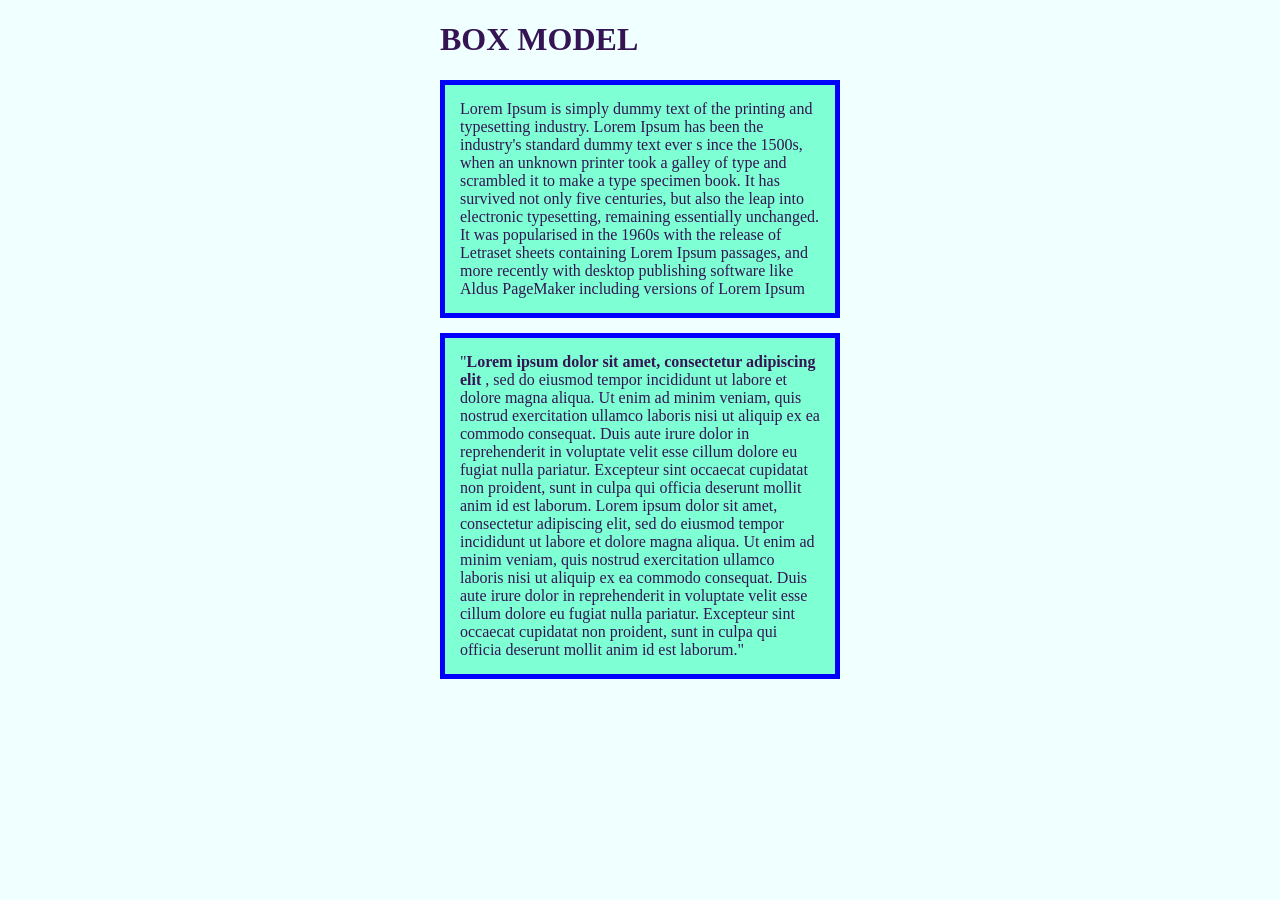
<file: html2023bis/html/Box html/index.html>
<!DOCTYPE html>
<html lang="it">
<head>
    <meta charset="UTF-8">
    <meta http-equiv="X-UA-Compatible" content="IE=edge">
    <meta name="viewport" content="width=device-width, initial-scale=1.0">
    <title>Document</title>
    <link rel="stylesheet" href="NewIndexStyle.css">
</head>
<body>
    <h1>BOX MODEL</h1>
    <p class="demo"> 
    Lorem Ipsum is simply dummy text of the printing and typesetting industry. Lorem Ipsum has been the industry's standard dummy text ever s
    ince the 1500s, when an unknown printer took a galley of type and scrambled it to make a type specimen book. It has survived not only 
    five centuries, but also the leap into electronic typesetting, remaining essentially unchanged. It was popularised in the 1960s with the 
    release of Letraset sheets containing Lorem Ipsum passages, and more recently with desktop publishing software like Aldus PageMaker 
    including versions of Lorem Ipsum
    </p>

    <p class="demo"> 
    "<b>Lorem ipsum dolor sit amet, consectetur adipiscing elit </b>, sed do eiusmod tempor incididunt ut labore et dolore magna aliqua. Ut enim ad 
    minim veniam, quis nostrud exercitation ullamco laboris nisi ut aliquip ex ea commodo consequat. Duis aute irure dolor in reprehenderit 
    in voluptate velit esse cillum dolore eu fugiat nulla pariatur. Excepteur sint occaecat cupidatat non proident, sunt in culpa qui officia 
    deserunt mollit anim id est laborum.
    Lorem ipsum dolor sit amet, consectetur adipiscing elit, sed do eiusmod tempor incididunt ut labore et dolore magna aliqua. Ut enim ad 
    minim veniam, quis nostrud exercitation ullamco laboris nisi ut aliquip ex ea commodo consequat. Duis aute irure dolor in reprehenderit 
    in voluptate velit esse cillum dolore eu fugiat nulla pariatur. Excepteur sint occaecat cupidatat non proident, sunt in culpa qui officia 
    deserunt mollit anim id est laborum."
</p>
</body>
</html>
</file>
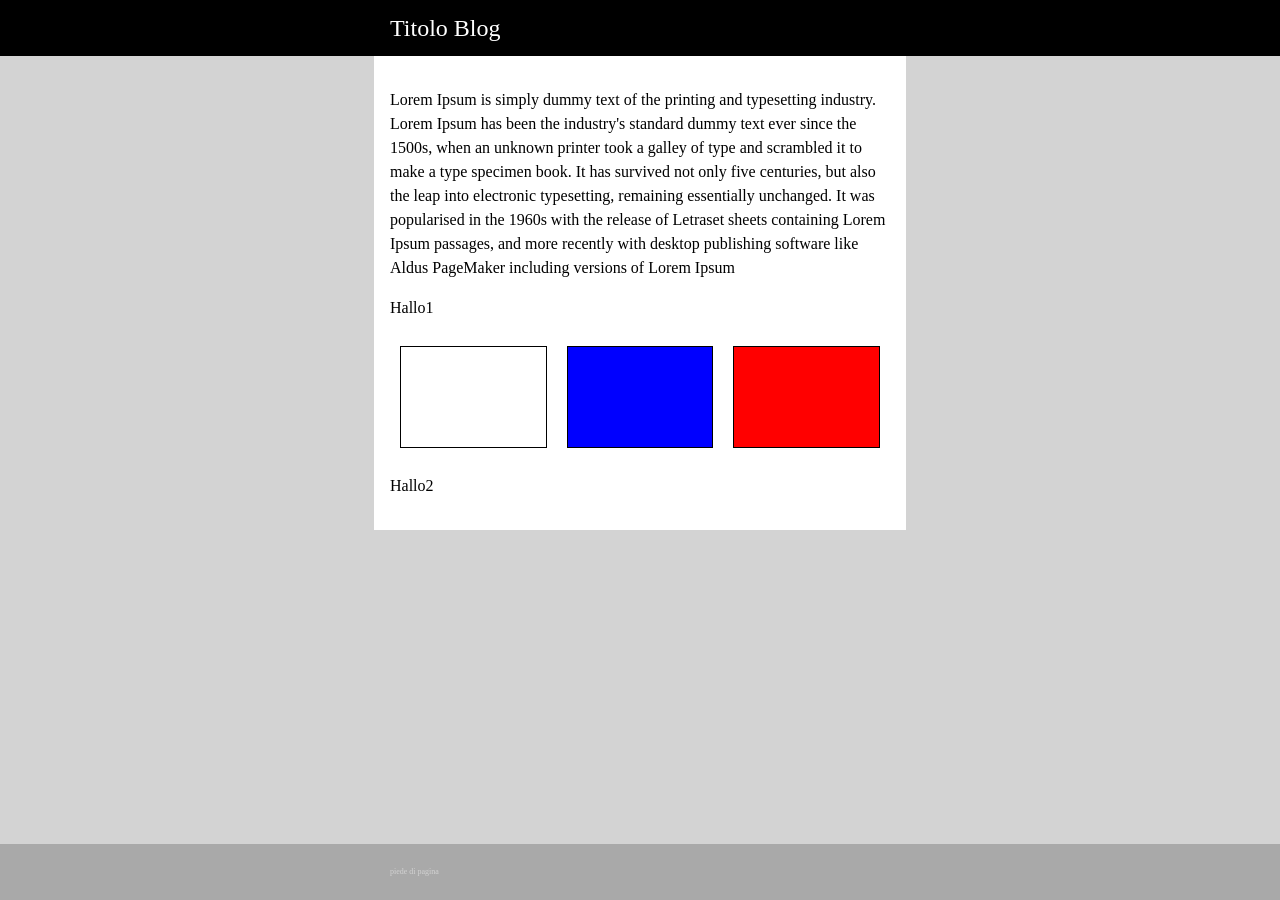
<file: html2023bis/html/Box html/blog.html>
<!DOCTYPE html>
<html lang="it">
<head>
    <meta charset="UTF-8">
    <meta http-equiv="X-UA-Compatible" content="IE=edge">
    <meta name="viewport" content="width=device-width,, initial-scale=1.0">
    <title>Document</title>
    <link rel="stylesheet" href="styleblog.css">
</head>
<body>
    <div class="fullwidthcontainer header">
        <div class="container">
            Titolo Blog
        </div>
    </div>   

    <div class="fullwidthcontainer">
        <div class="container main">       
        <p>
            Lorem Ipsum is simply dummy text of the printing and typesetting industry. Lorem Ipsum has been the industry's standard dummy 
            text ever since the 1500s, when an unknown printer took a galley of type and scrambled it to make a type specimen book. It has 
            survived not only five centuries, but also the leap into electronic typesetting, remaining essentially unchanged. It was 
            popularised in the 1960s with the release of Letraset sheets containing Lorem Ipsum passages, and more recently with desktop 
            publishing software like Aldus PageMaker including versions of Lorem Ipsum
        </p>
        <p>Hallo1</p>

        <div class="w33">
           <div class="yellow box"></div>
        </div>

        <div class="w33">
            <div class="blue box"></div>  
        </div>

        <div class="w33">
            <div class="red box"></div>
        </div>
        
        <div class="clear"> </div>
         <p>Hallo2</p>
        </div>

        <div>
            
        </div>

    </div>

    <div class="fullwidthcontainer footer">
        <div class="container">
            piede di pagina
        </div>
    </div>   
</body>
</html>
</file>
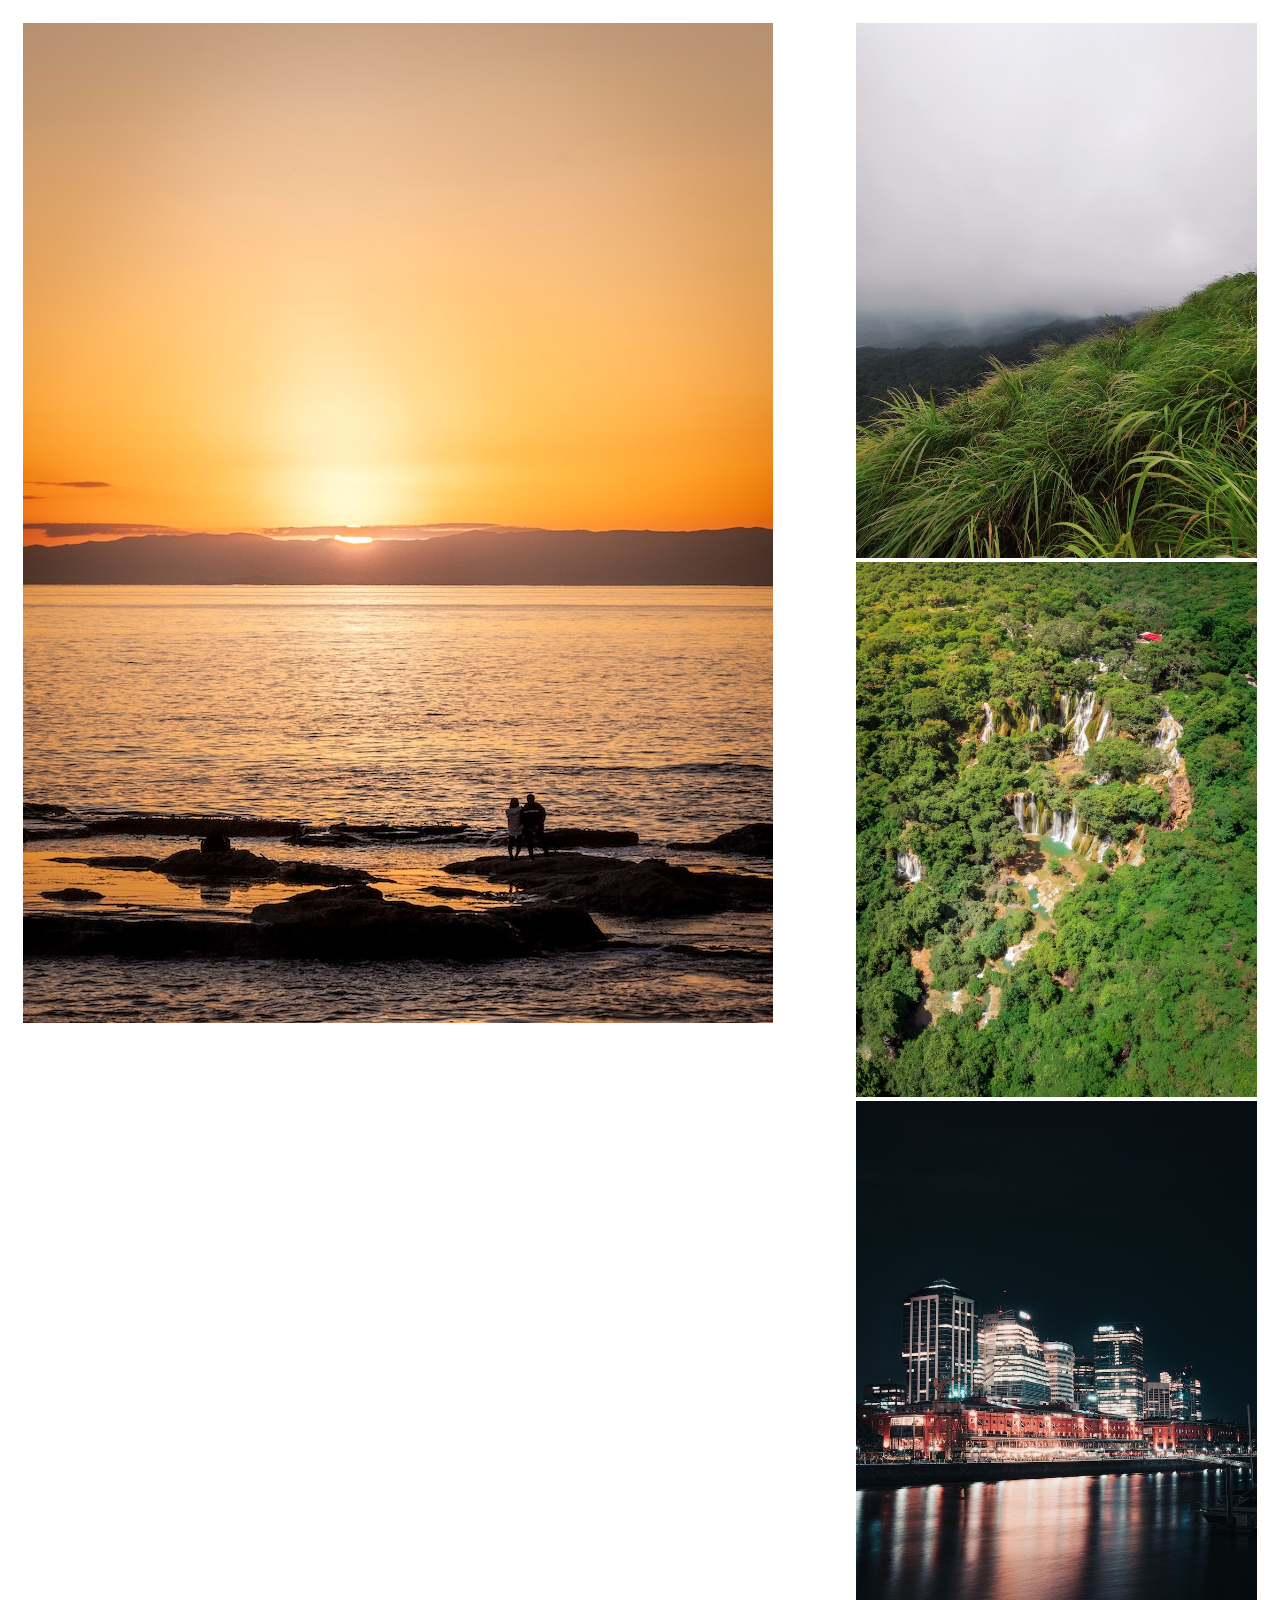
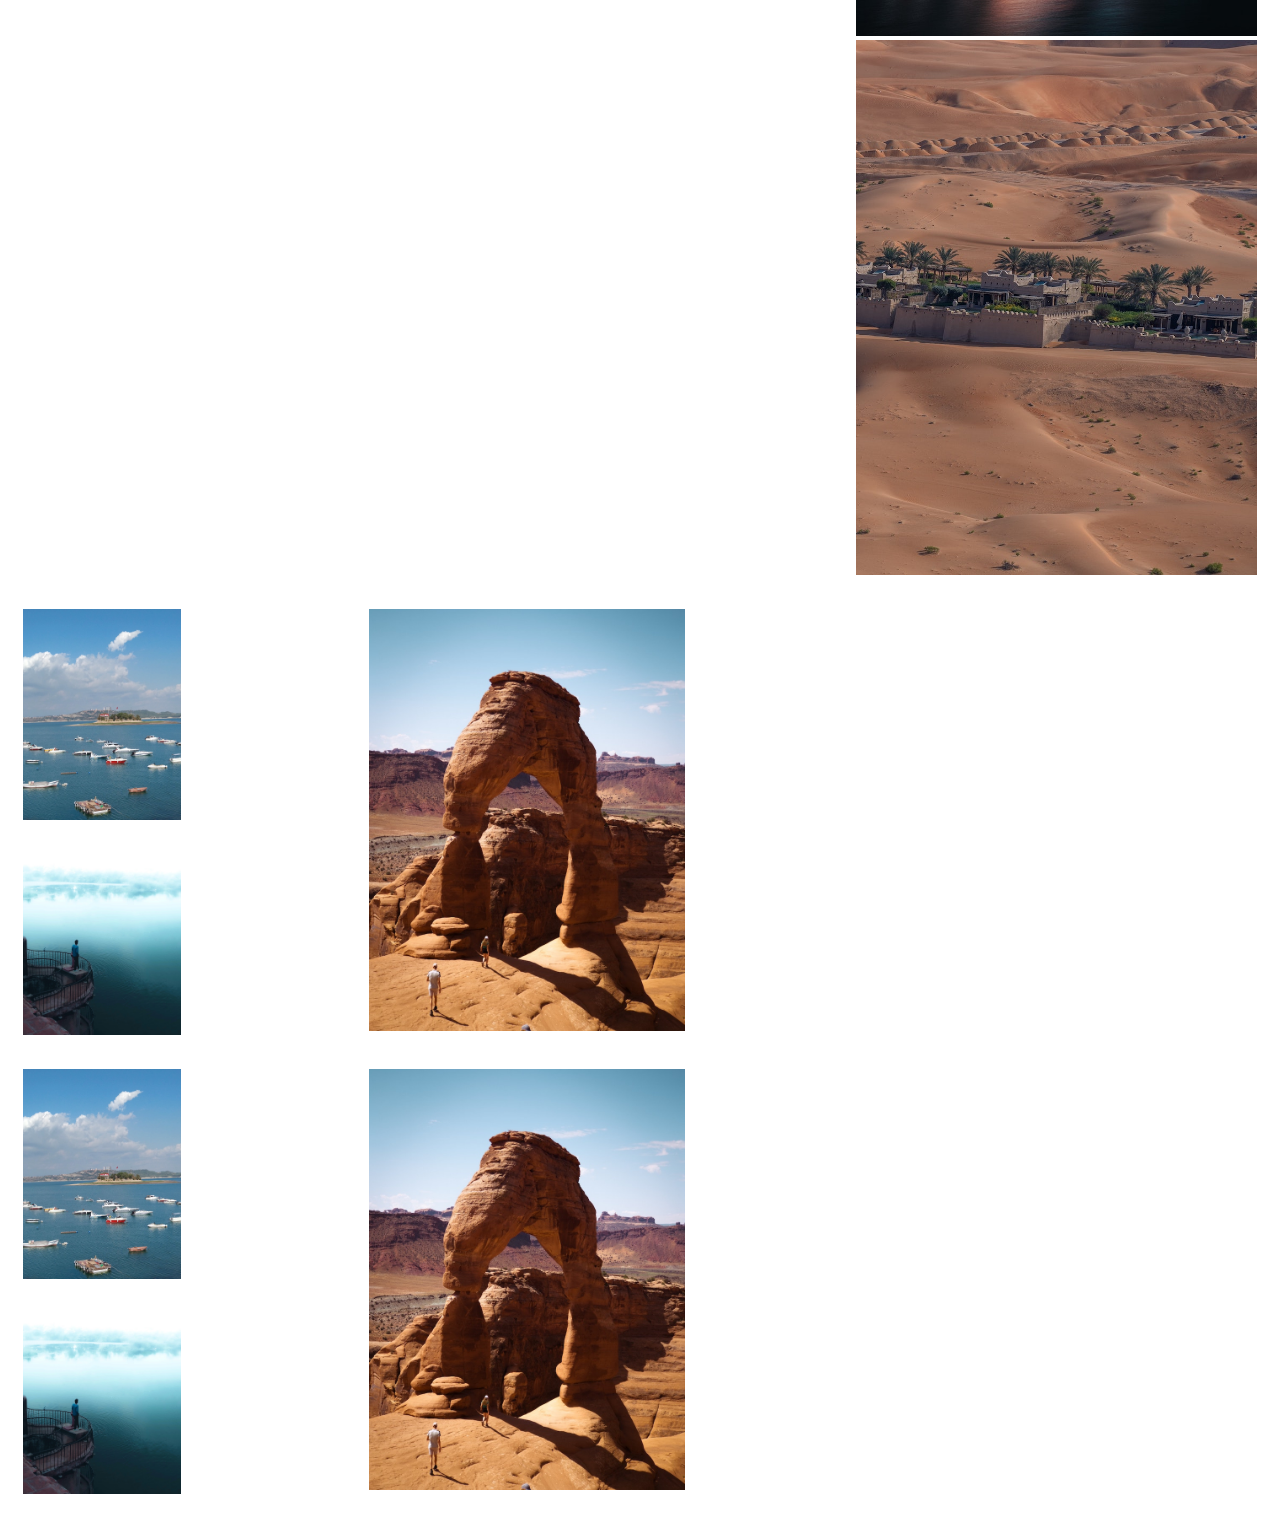
<file: html2023bis/html/Box html/foto.html>
<!DOCTYPE html>
<html lang="it">
<head>
    <meta charset="UTF-8">
    <meta http-equiv="X-UA-Compatible" content="IE=edge">
    <meta name="viewport" content="width=device-width, initial-scale=1.0">
    <title>foto</title>
    <link rel="stylesheet" href="fotostyle.css">
</head>
<body>
    
    <div class="boxsopra">
        <div class="upsx">
            <div>  <img src="immagini/img1.jpg"></div>
        </div>
        <div class="updx">
                <div class=><img src="immagini/img2.jpg"></div>
                <div class=><img src="immagini/img3.jpg"></div>
                <div class=><img src="immagini/img4.jpg"></div>
                <div class=><img src="immagini/img5.jpg"></div> 
        </div>
    </div>

    <div class="boxsotto">
        <div class="dwsx">
            <div class="box"><img src="immagini/img6.jpg"></div>
            <div class="box" ><img src="immagini/img7.jpg"></div>
        </div>
        <div class="dwdx">
            <div class="box" ><img src="immagini/img8.jpg"></div>
        </div>
    </div>

    <div class="boxsotto">
        <div class="dwsx">
            <div class="box"><img src="immagini/img6.jpg"></div>
            <div class="box" ><img src="immagini/img7.jpg"></div>
        </div>
        <div class="dwdx">
            <div class="box" ><img src="immagini/img8.jpg"></div>
        </div>
    </div>
</body>
</html>
</file>
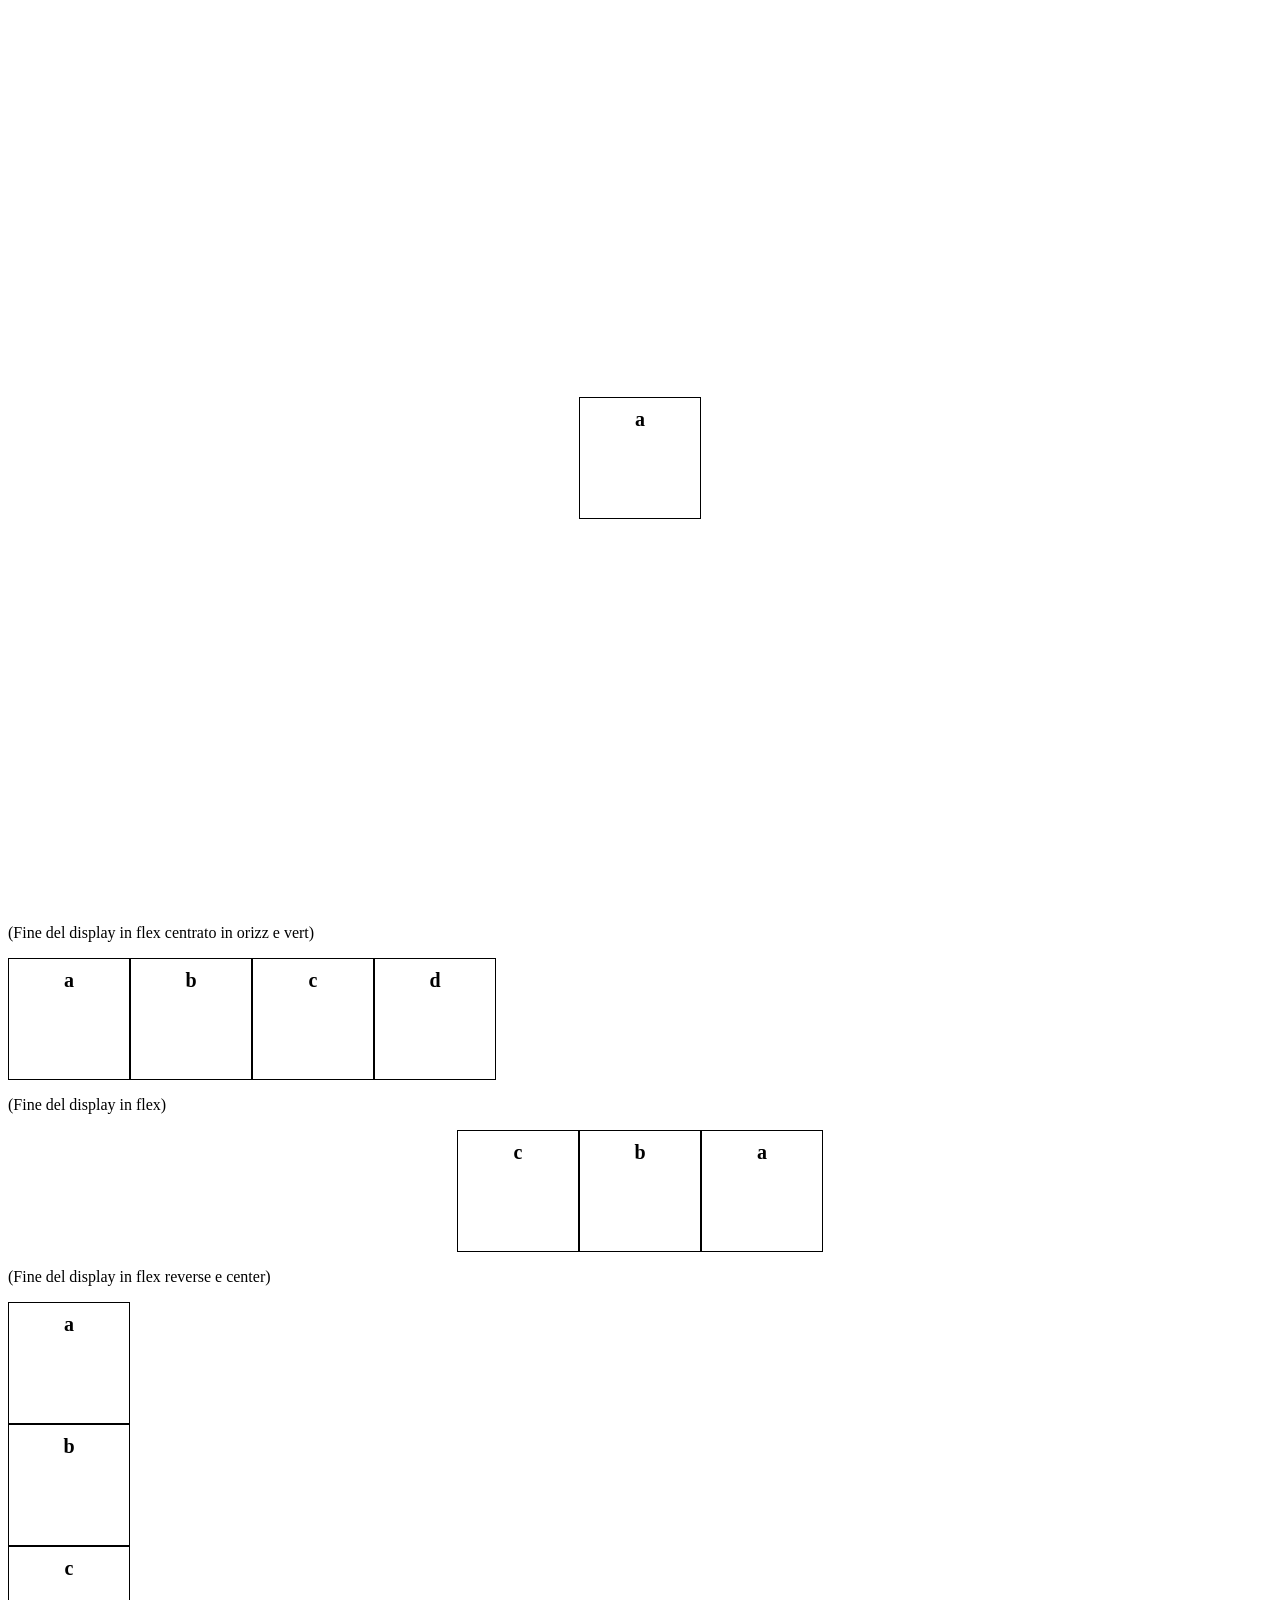
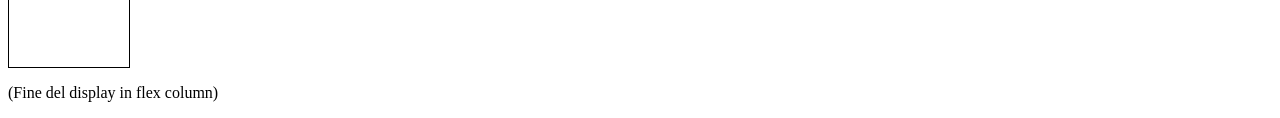
<file: html2023bis/html/Box html/index1.html>
<!DOCTYPE html>
<html lang="it">
<head>
    <meta charset="UTF-8">
    <meta http-equiv="X-UA-Compatible" content="IE=edge">
    <meta name="viewport" content="width=device-width, initial-scale=1.0">
    <title>flexbox</title>
    <link rel="stylesheet" href="index1style.css">
</head>
<body>
    <div class="container0">
        <div class="box">a </div>
    </div>
    <p>(Fine del display in flex centrato in orizz e vert) </p>
    <div class="container">
        <div class="box">a </div>
        <div class="box">b </div>
        <div class="box">c </div>
        <div class="box">d </div>
    </div>
    <p>(Fine del display in flex) </p>

    <div class="container1">
        <div class="box">a </div>
        <div class="box">b </div>
        <div class="box">c </div>
    </div>
    <p>(Fine del display in flex reverse e center) </p>

    <div class="container2">
        <div class="box">a </div>
        <div class="box">b </div>
        <div class="box">c </div>
    </div>
    <p>(Fine del display in flex column) </p>
</body>
</html>
</file>
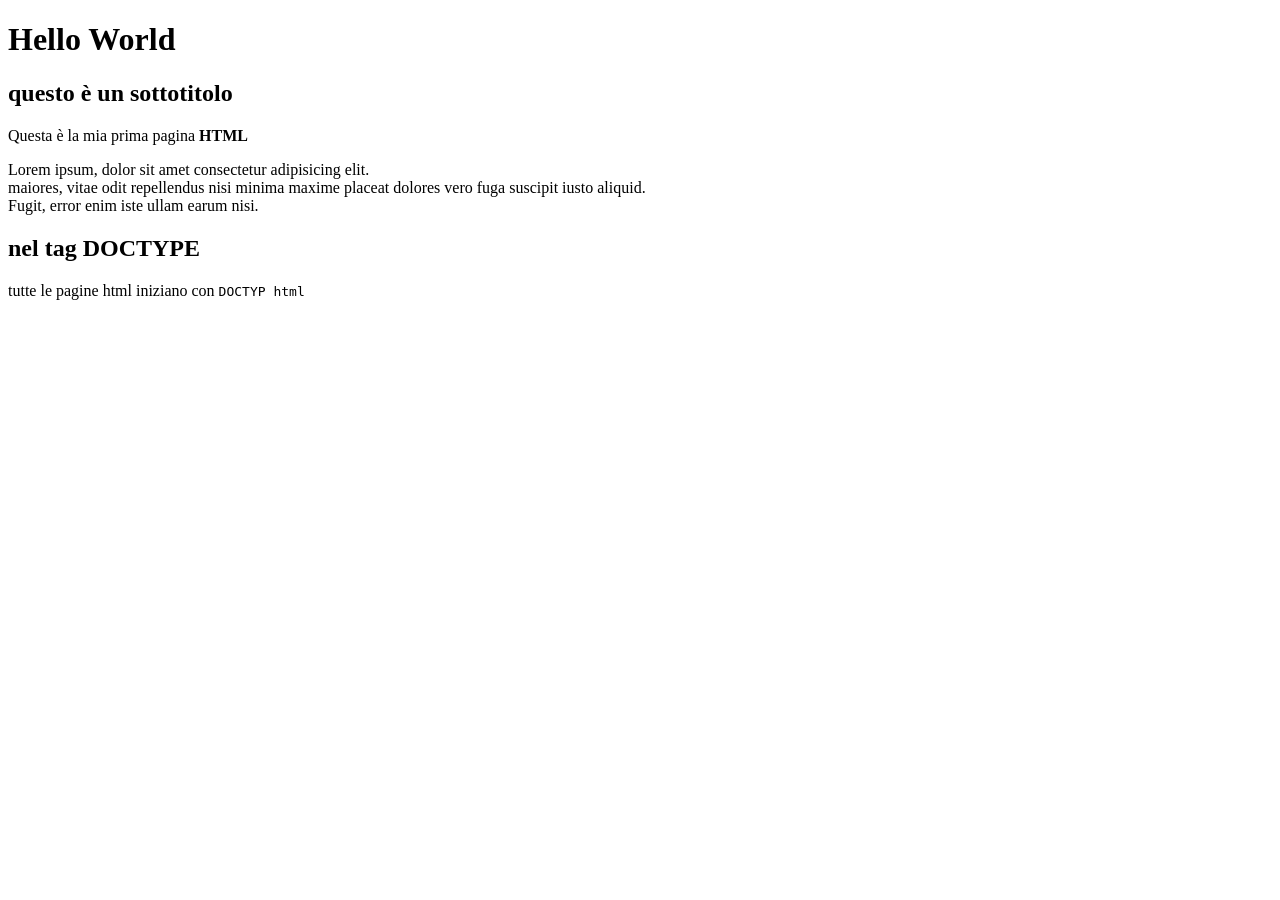
<file: html2023bis/html/fondamenti di html/Demo.html>
<!DOCTYPE html>
<html lang="en">
<head>
    <meta charset="UTF-8">
    <meta http-equiv="X-UA-Compatible" content="IE=edge">
    <meta name="viewport" content="width=device-width, initial-scale=1.0">
    <title>Document</title>
</head>
<body>
    <h1>
    Hello World</h1> 
    <h2>questo è un sottotitolo</h2>
    Questa è la mia prima pagina <b>HTML</b>
    <!--
        per inserire i commenti
    -->
    <p>
        Lorem ipsum, dolor sit amet consectetur adipisicing elit. <br> 
        maiores, vitae odit repellendus nisi minima maxime placeat dolores vero fuga suscipit iusto aliquid. <br>
        Fugit, error enim iste ullam earum nisi.
    </p>
    <h2> nel tag DOCTYPE</h2>
    <p> tutte le pagine html iniziano con <code> DOCTYP html</code> </p>
</body>
</html>
</file>
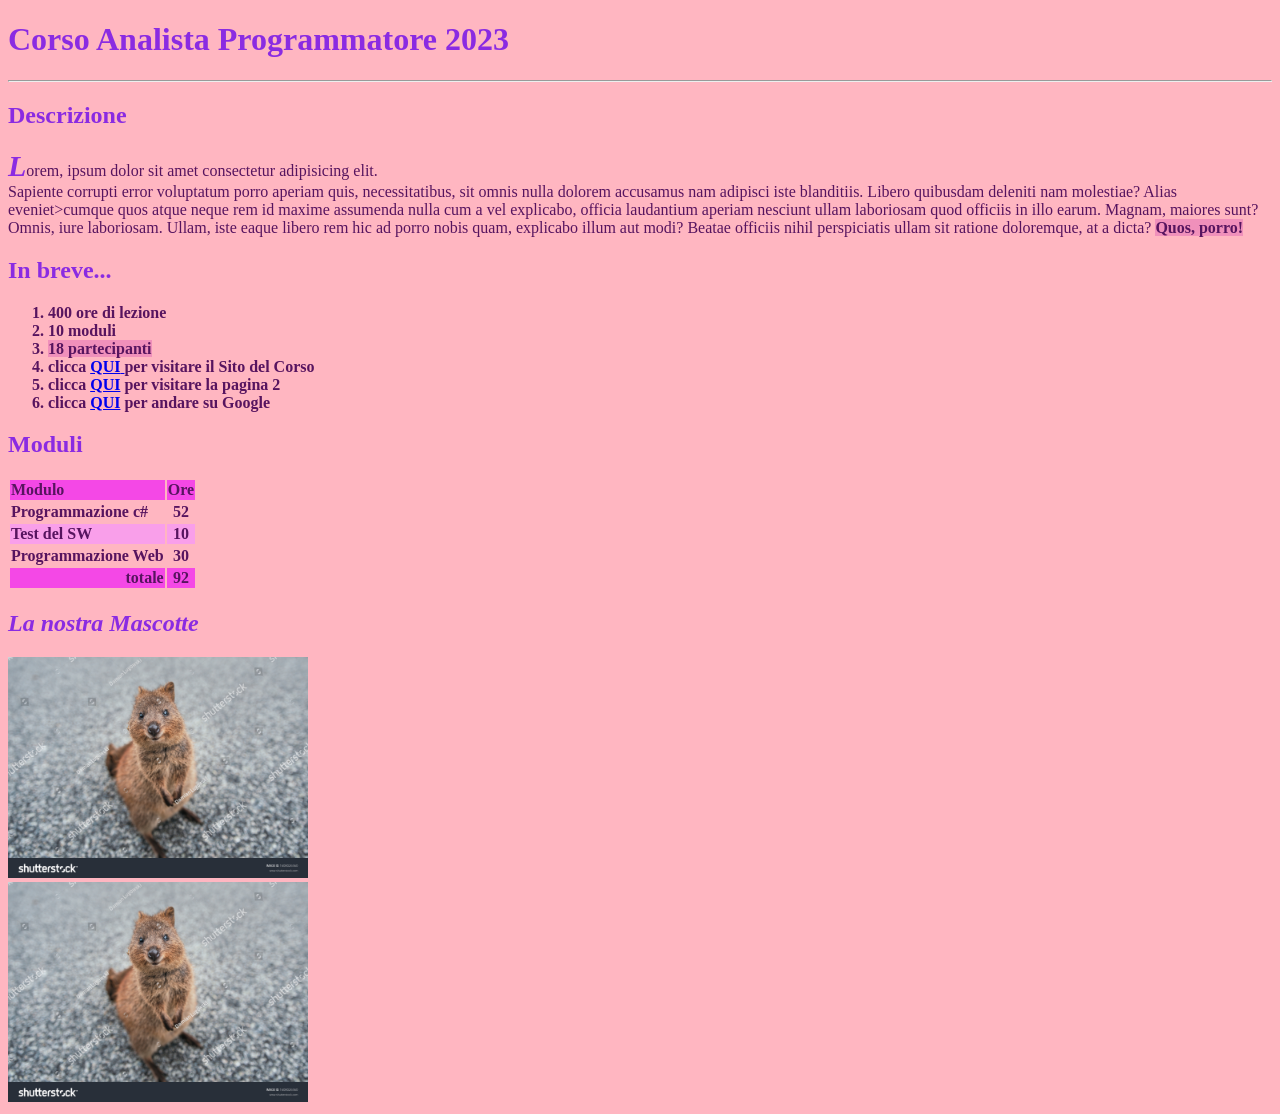
<file: html2023bis/html/fondamenti di html/infoCorso.html>
<!DOCTYPE html>
<html lang="it">
<head>
    <meta charset="UTF-8">
    <meta http-equiv="X-UA-Compatible" content="IE=edge">
    <meta name="viewport" content="width=device-width, initial-scale=1.0">

    <title>Fondamenti HTML</title>
    <link rel="stylesheet" href="infoCorsoStyle.css">
</head>

<body>
    <header>
    <h1>Corso Analista Programmatore 2023</h1>
    </header>
    <hr>
    <Main>
        <section>
            <h2>Descrizione</h2>
            <p>Lorem, ipsum dolor sit amet consectetur adipisicing elit. <br> Sapiente corrupti error voluptatum porro aperiam quis, 
                necessitatibus, sit omnis nulla dolorem accusamus nam adipisci iste blanditiis. Libero quibusdam deleniti nam molestiae?
                Alias  eveniet>cumque quos atque neque rem id maxime assumenda nulla cum a vel explicabo, 
                officia laudantium aperiam nesciunt ullam laboriosam quod officiis in illo earum. Magnam, maiores sunt?  Omnis, iure laboriosam. 
                Ullam, iste eaque libero rem hic ad porro nobis quam, explicabo illum aut modi? Beatae officiis nihil perspiciatis ullam sit 
                ratione doloremque, at a dicta? <b class="testoEvidenziato">Quos, porro! </b</p>
        </section>

    <h2>In breve...</h2>
        <section>
            <p>
            <ol>
                <li>400 ore di lezione</li> 
                <li>10 moduli</li>
                <li><span class="testoEvidenziato">18 partecipanti</span></li>
                <li> clicca 
                    <a href= "https://www.assoformromagna.it/it/analista-programmatore-per-lo-sviluppo-di-soluzioni-gestionali-500-ore.html" target="_blank">
                    <b>QUI</b> </a> per visitare il Sito del Corso </li> 
                <li> clicca <a href= "secondaPagina.html"> <b>QUI</b></a> per visitare la pagina 2 </li>
                <li> clicca <a href= "www.google.com"> <b>QUI</b></a> per andare su Google </li>
            </ol>
        </section>
    <h2>Moduli</h2>
        <section>
    <table>
        <thead>   
            <tr>
                <th>Modulo</th>
                <th>Ore</th>
            </tr>
        </thead>

         <tbody>
            <tr>
                <td>Programmazione c#</td>
                <td>52</td>
            </tr>
            <tr>
                <td>Test del SW</td>
                <td>10</td>
            </tr>
            <tr>
                <td>Programmazione Web</td>
                <td>30</td>
            </tr>
            </tbody>
         <tfoot>
            <tr>
                <td>totale</td>
                <td>92</td>
            </tr>
         </tfoot>
    </table>
    </p>
    </section>

    <section>
    <h2 id="mascotte">La nostra Mascotte</h2>
        <img src="quokka.jpg" width="300"   alt="Questo è un Quokka"/>
    <div>
        <img src="quokka.jpg" width="300"   alt="Questo è un Quokka"/>
    </div>
    </section>
</Main>
</body>
</html>
</file>
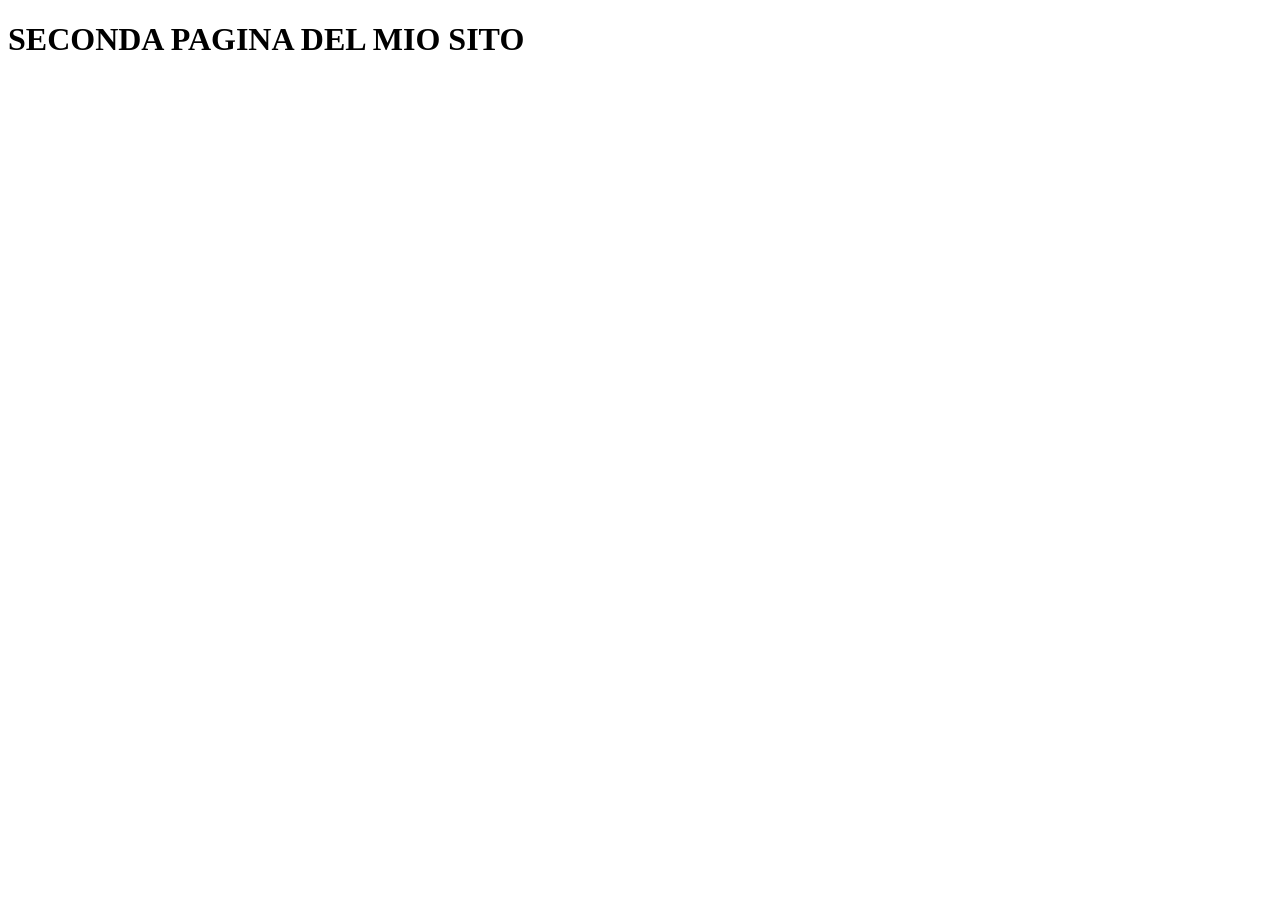
<file: html2023bis/html/fondamenti di html/secondaPagina.html>
<!DOCTYPE html>
<html lang="en">
<head>
    <meta charset="UTF-8">
    <meta http-equiv="X-UA-Compatible" content="IE=edge">
    <meta name="viewport" content="width=device-width, initial-scale=1.0">
    <title>Document</title>
</head>
<body>
    <h1>SECONDA PAGINA DEL MIO SITO</h1>
</body>
</html>
</file>
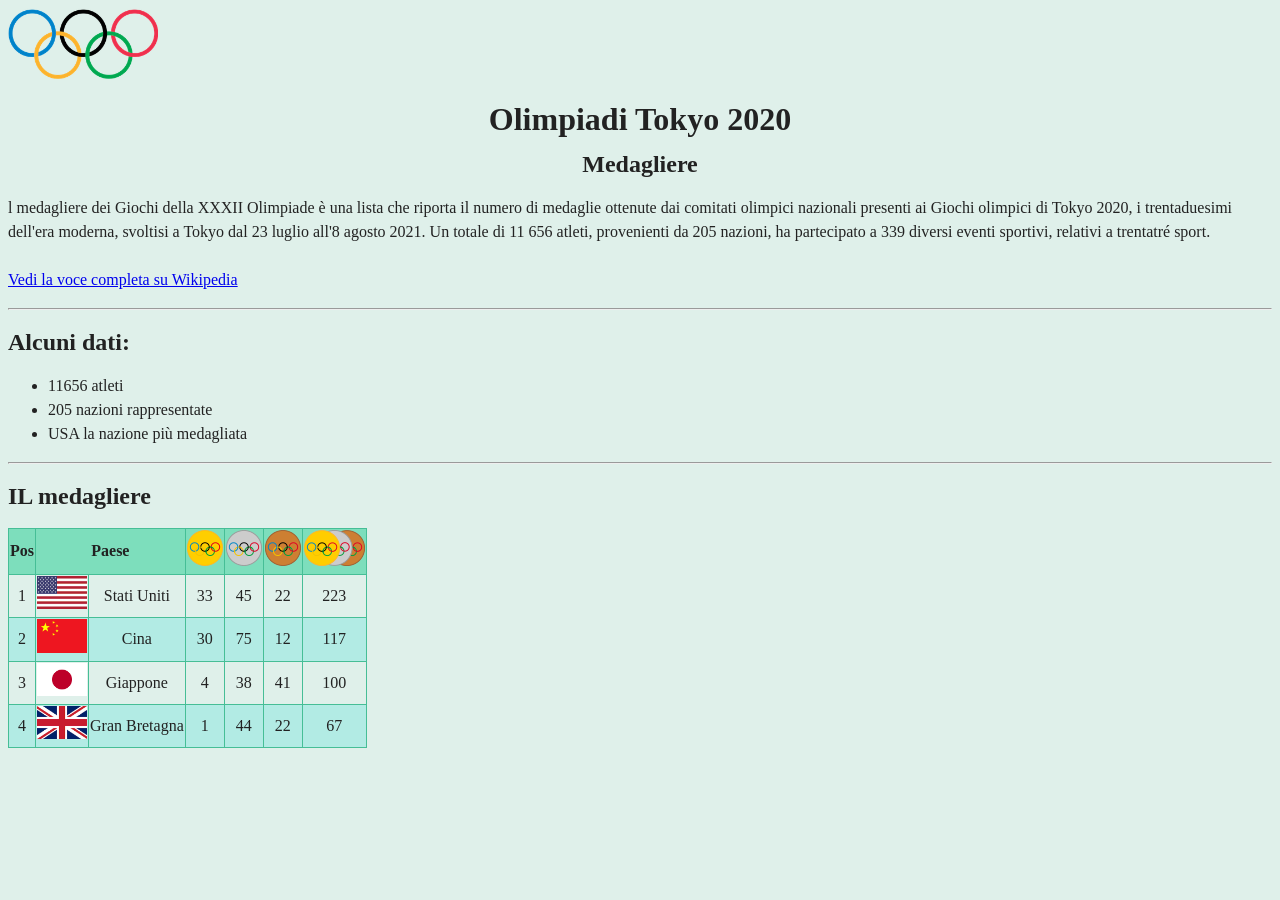
<file: html2023bis/html/olimpiadi 2020/olimpiadi2020.html>
<!DOCTYPE html>
<html lang="en">
<head>
    <meta charset="UTF-8">
    <meta http-equiv="X-UA-Compatible" content="IE=edge">
    <meta name="viewport" content="width=device-width, initial-scale=1.0">
    <title>Olimpiadi 2020</title>
    <link rel="stylesheet" href="olimpiadi2020Style.css">
</head>
<body>
    <img src="immagini/Logo.png" width="150">
    <h1>Olimpiadi Tokyo 2020</h1>
    <h2> Medagliere </h2>
    <p>
        l medagliere dei Giochi della XXXII Olimpiade è una lista che riporta il numero di medaglie ottenute dai comitati 
        olimpici nazionali presenti ai Giochi olimpici di Tokyo 2020, i trentaduesimi dell'era moderna, svoltisi a Tokyo dal 
        23 luglio all'8 agosto 2021. Un totale di 11 656 atleti, 
        provenienti da 205 nazioni, ha partecipato a 339 diversi eventi sportivi, relativi a trentatré sport.
        <br> <br><a href="https://it.wikipedia.org/wiki/Medagliere_dei_Giochi_della_XXXII_Olimpiade">Vedi la voce completa su Wikipedia</a> 
    </p>
    <hr>  
    <h2>Alcuni dati:</h2>
    <ul>
        <li>11656 atleti</li>
        <li>205 nazioni rappresentate</li>
        <li>USA la nazione più medagliata</li>
    </ul>
    <hr>
    <h2>IL medagliere</h2>
<table>
    <thead >
        <tr>
        <th>Pos</th>
        <th colspan="2">Paese</th>
        <th><img src="immagini/Gold.png" alt="Oro"></th>
        <th><img src="immagini/Silver.png" alt="Argento"></th>
        <th><img src="immagini/Bronze.png" alt="Bronzo"></th>
        <th><img src="immagini/GoldSilverBronze.png" alt="Oro/argento/bronzo"></th>
    </tr>
</thead>
    <tbody>
        <tr class=>
            <td>1</td>
            <td ><img src="immagini/USA.png" width="50"></td>
            <td >Stati Uniti</td>
            <td>33</td>
            <td>45</td>
            <td>22</td>
            <td>223</td>
            </tr>
            
            <tr>
            <td>2</td>
            <td><img src="immagini/CHN.png" width="50"></td>
            <td>Cina</td>
            <td>30</td>
            <td>75</td>
            <td>12</td>
            <td>117</td>
            </tr>

            <tr>
            <td>3</td>
            <td><img src="immagini/JPN.png" width="50"></td>
            <td>Giappone</td>
            <td>4</td>
            <td>38</td>
            <td>41</td>
            <td>100</td>
            </tr>

            <tr class=>
            <td>4</td>
            <td><img src="immagini/GBR.png" width="50"></td>
            <td>Gran Bretagna</td>
            <td>1</td>
            <td>44</td>
            <td>22</td>
            <td>67</td>
        </tr>
    </tbody>
</table>
</body>
</html>
</file>
<file: html2023bis/html/Box html/NewIndexStyle.css>
html, body, p 
{
margin: 0;
/* contiene tutti i margini top, bottom, left, right 
oppure margin :0 0 0 0
oppure margin 10 20 */
}

body {
    max-width: 400px;
    margin: 0 auto;
    background-color: azure;
    color: rgb(53, 20, 84);
}

.demo {
    border: 5px blue solid;
    padding: 15px;
    margin: 15px auto; /* auto per centrare il riquadro nella pagina del browser*/
    background-color: aquamarine;
    box-shadow: 3px;
    
}
</file>
<file: html2023bis/html/Box html/styleblog.css>
/*
html, body{
    margin: 0;
    background-color: lightgray;
    font-size: 20px;
    line-height: 1.5em;
}

.fullwidthcontainer{
    margin: 0;
}

.header{
background-color: black;
color: white;
font-size: 1.5rem;
}

.container{
    width: 80%;
    max-width: 500px;
    margin : 0 auto;
    padding: 1rem;
}

.main {
    background-color: azure;
    padding: 1rem;
}

.footer{
    background-color: aqua;
    font-size: 0.8rem;
    color: blueviolet;
    position: fixed;
    bottom: 0px;
    width: 100%;
}

.yellow {
    background-color: yellow;
}
.blue {
    background-color: blue;
}
.red {
    background-color: red;
}
.w33{
     width: 33,33%;
     float: left;
}

.box {
    height: 100spx;
    margin: 0 1%;
    border: 1px solid;
}

.clear {
    clear: both;} */


html, body
{
    margin: 0;
    background-color: lightgray;
    font-size: 16px;
    line-height: 1.5em;
}

.fullwidthcontainer
{
    margin: 0;
}

.header
{
    background-color: black;
    color: white;
    font-size: 1.5rem;
}

.container
{
    width: 80%;
    max-width: 500px;
    margin: 0 auto;
    padding: 1rem 0;
}

.main
{
    background-color: white;
    padding: 1rem;
}

.footer
{
    background-color: darkgrey;
    color: lightgray;
    font-size: 0.5rem;
    position: fixed;
    bottom: 0px;
    width: 100%;
}

.red { background-color: red;}
.green 
{ 
    background-color: green;
}
.blue { background-color: blue;}
.box {
    /*width: 31%;*/
    height: 100px;
    /*float: right;*/
    margin: 10px;
    border: 1px black solid;
}

.w33
{
    width: 33.333333%;
    float: left;
}

.clear
{
    clear: both;
}
</file>
<file: html2023bis/html/Box html/fotostyle.css>
.boxsopra{
display: flex;
flex-direction: row;
}
img{
width: 100%;
}

.upsx{
display: flex;
width: 100%;
padding: 15px;
}
.updx{
display: flex;
width: 50%;
flex-direction: row;
justify-content: flex-start;
flex-wrap: wrap;
padding: 15px;
}

.boxsotto{
display: flex;
flex-direction: row;
}
.dwsx{
    padding: 15px;
width: 25%;
display: flex;    
justify-content: flex-start;
flex-direction: column;
flex-wrap: wrap;
}
.dwdx{
display: flex;
width: 50%;
padding: 15px;
}
.box{
width: 50%;   

}
</file>
<file: html2023bis/html/Box html/index1style.css>
.container0{
    display: flex;
    flex-direction: row;
    justify-content: center;
    align-items: center;
    height: 100vh; /* view heigth (altezza di quanto il browswer fa vedere, il valore dato è la percentuale*/
}
.container{
    display: flex;
    flex-direction: row;
    align-items: center;
    justify-content: flex-start;
    flex-wrap: wrap;
}
.container1{
    display: flex;
    flex-direction: row-reverse;
    justify-content: center;
}
.container2{
    display: flex;
    flex-direction: column;
    justify-content: center;
}

.box{
    width: 100px;
    height: 100px;
    border: 1px black solid;
    padding: 10px;
    font-size: 20px;
    font-weight: bold;
    text-align: center;
}
</file>
<file: html2023bis/html/fondamenti di html/infoCorsoStyle.css>
body {
    background-color: lightpink;
    color :rgb(87, 20, 95);
}

h1 , h2 
{
    color : blueviolet;
}

.testoEvidenziato 
{
    background-color: rgb(240, 144, 187);
}

.testoGrassetto 
{
    font-weight: bold;
}

#mascotte
{
    font-style: italic;
    font-weight: bold;
}

a:visited
{
    color:green;
}

p::first-letter{
    font-size: 30px;
    Color: blueviolet;
    font-style: oblique;
    font-weight: bold;
}

/*stile per la tabella*/

table{
    text-align: left;
}

tfoot td:first-of-type{
    text-align : right;
}

tr td:last-of-type{
    text-align: center;
}

thead, tfoot {
    background-color: rgb(244, 72, 230);
    font-weight: bold;
}

tbody tr:nth-child(even){
    background-color: rgb(249, 159, 234);
}
</file>
<file: html2023bis/html/olimpiadi 2020/olimpiadi2020Style.css>
body
{
    background-color: rgb(223, 240, 234);
    color: #222;
    line-height: 24px;
    font-size: 16px;
}

thead{
    background-color: rgb(125, 222, 188);
}

table {
    text-align: center;
    border-collapse: collapse;
}

th , td {
    border: 1px solid;
    border-color: rgb(70, 190, 150);
  }

tbody tr:nth-child(even)
{
    background-color: rgb(178, 235, 228);
}

h1 
{
    text-align: center;
}

h1 + h2
{
    text-align: center;
}
</file>
